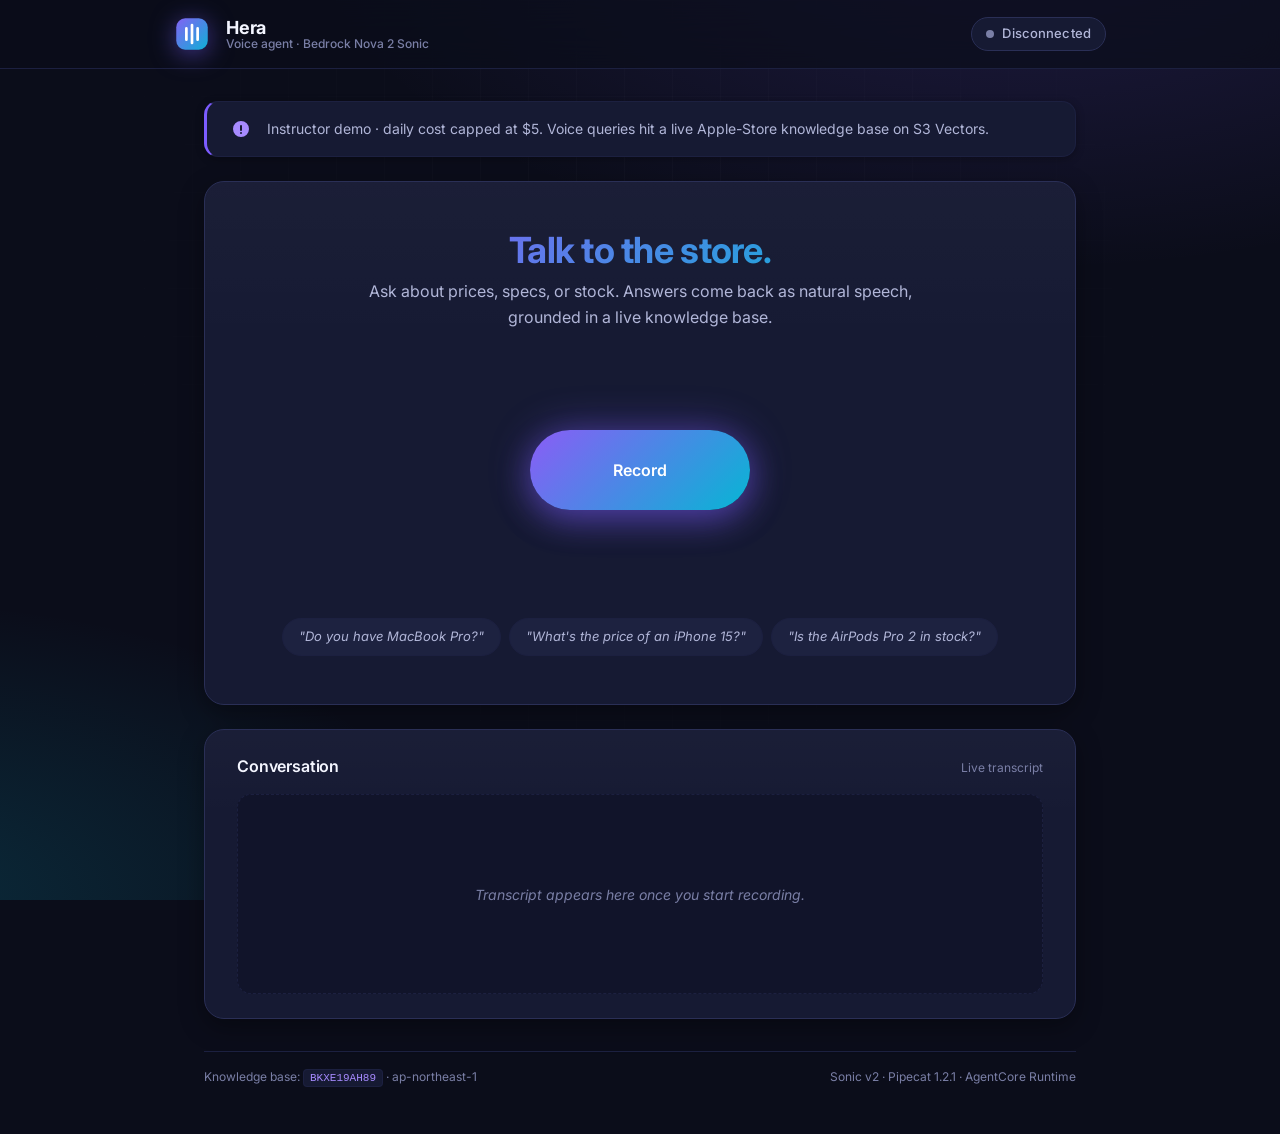
<file: frontend/index.html>
<!DOCTYPE html>
<html lang="en">
<head>
  <meta charset="UTF-8">
  <meta name="viewport" content="width=device-width, initial-scale=1.0">
  <title>Hera — Apple Store voice assistant</title>
  <link rel="stylesheet" href="styles.css">
  <link rel="preconnect" href="https://fonts.googleapis.com">
  <link rel="preconnect" href="https://fonts.gstatic.com" crossorigin>
  <link href="https://fonts.googleapis.com/css2?family=Inter:wght@400;500;600;700&display=swap" rel="stylesheet">
</head>
<body>
  <div class="bg-grid" aria-hidden="true"></div>

  <header class="topbar">
    <div class="topbar-inner">
      <div class="brand">
        <svg class="brand-mark" viewBox="0 0 32 32" fill="none" aria-hidden="true">
          <defs>
            <linearGradient id="g" x1="0" y1="0" x2="32" y2="32" gradientUnits="userSpaceOnUse">
              <stop offset="0" stop-color="#8b5cf6"/>
              <stop offset="1" stop-color="#06b6d4"/>
            </linearGradient>
          </defs>
          <rect x="2" y="2" width="28" height="28" rx="8" fill="url(#g)"/>
          <path d="M11 11v10M16 8v16M21 11v10" stroke="white" stroke-width="2.4" stroke-linecap="round"/>
        </svg>
        <div class="brand-text">
          <span class="brand-name">Hera</span>
          <span class="brand-tag">Voice agent · Bedrock Nova 2 Sonic</span>
        </div>
      </div>
      <div role="region" aria-label="connection status" class="status-chip">
        <span class="status-dot" id="statusDot" aria-hidden="true"></span>
        <span id="status" class="status" role="status" aria-live="polite">disconnected</span>
      </div>
    </div>
  </header>

  <main class="page">
    <div role="region" aria-label="demo notice" class="banner">
      <svg class="banner-icon" viewBox="0 0 20 20" aria-hidden="true"><path fill="currentColor" d="M10 2a8 8 0 1 0 0 16 8 8 0 0 0 0-16zm0 4a1 1 0 0 1 1 1v4a1 1 0 1 1-2 0V7a1 1 0 0 1 1-1zm0 9a1 1 0 1 1 0-2 1 1 0 0 1 0 2z"/></svg>
      <p class="banner-body">Instructor demo · daily cost capped at $5. Voice queries hit a live Apple-Store knowledge base on S3 Vectors.</p>
    </div>

    <section class="hero card">
      <div class="hero-text">
        <h1>Talk to the store.</h1>
        <p class="subtitle">Ask about prices, specs, or stock. Answers come back as natural speech, grounded in a live knowledge base.</p>
      </div>

      <div class="mic-stage">
        <div class="mic-rings" aria-hidden="true">
          <span class="ring r1"></span>
          <span class="ring r2"></span>
          <span class="ring r3"></span>
        </div>
        <button id="recordBtn" class="btn btn-idle" type="button" disabled aria-pressed="false" aria-label="Record">
          <span class="btn-icon" aria-hidden="true">
            <svg viewBox="0 0 24 24" width="22" height="22"><path fill="currentColor" d="M12 14a3 3 0 0 0 3-3V6a3 3 0 1 0-6 0v5a3 3 0 0 0 3 3zm5-3a5 5 0 0 1-10 0H5a7 7 0 0 0 6 6.92V21h2v-3.08A7 7 0 0 0 19 11h-2z"/></svg>
          </span>
          <span class="btn-label">Click to allow mic</span>
        </button>
        <p id="micMuted" class="mic-muted-label" hidden>microphone muted</p>
      </div>

      <ul class="suggestions" aria-label="Try asking">
        <li>"Do you have MacBook Pro?"</li>
        <li>"What's the price of an iPhone 15?"</li>
        <li>"Is the AirPods Pro 2 in stock?"</li>
      </ul>
    </section>

    <section class="card transcript-card" aria-label="Conversation">
      <div class="transcript-head">
        <h2>Conversation</h2>
        <span class="transcript-sub">Live transcript</span>
      </div>
      <div id="transcript" role="log" aria-live="polite" aria-atomic="false" class="transcript">
        <span class="empty">Transcript appears here once you start recording.</span>
      </div>
    </section>

    <footer class="page-footer">
      <span>Knowledge base: <code>BKXE19AH89</code> · ap-northeast-1</span>
      <span>Sonic v2 · Pipecat 1.2.1 · AgentCore Runtime</span>
    </footer>
  </main>

  <script src="app.js"></script>
</body>
</html>
</file>
<file: frontend/styles.css>
:root {
  /* Surface */
  --bg: #0b0d1a;
  --bg-soft: #11142a;
  --panel: #161a33;
  --panel-elev: #1d2240;
  --border: #2a2f56;
  --border-soft: #1c2040;

  /* Text */
  --text: #f4f6ff;
  --text-secondary: #b1b6d8;
  --text-muted: #7a7fa6;

  /* Accent */
  --accent: #7c5cff;
  --accent-hi: #a78bff;
  --teal: #06d6d8;
  --gradient-brand: linear-gradient(135deg, #8b5cf6 0%, #06b6d4 100%);

  /* State */
  --warning-bg: rgba(247, 184, 1, 0.12);
  --warning-text: #ffd166;
  --warning-border: rgba(247, 184, 1, 0.4);
  --danger: #ff5a72;
  --danger-bg: rgba(255, 90, 114, 0.12);
  --success: #2dd4bf;
  --speaking-bg: rgba(124, 92, 255, 0.14);

  /* Spacing */
  --space-xs: 4px;
  --space-sm: 8px;
  --space-md: 16px;
  --space-lg: 24px;
  --space-xl: 32px;
  --space-2xl: 48px;
  --button-h: 80px;
  --radius-sm: 8px;
  --radius-md: 14px;
  --radius-lg: 20px;
  --radius-xl: 28px;

  /* Type */
  --font-system: "Inter", -apple-system, BlinkMacSystemFont, "Segoe UI", Roboto, sans-serif;
  --font-mono: ui-monospace, SFMono-Regular, Menlo, monospace;

  /* Shadow */
  --shadow-sm: 0 2px 8px rgba(0, 0, 0, 0.3);
  --shadow-md: 0 8px 24px rgba(0, 0, 0, 0.35);
  --shadow-lg: 0 20px 60px rgba(0, 0, 0, 0.5);
  --shadow-glow: 0 0 40px rgba(124, 92, 255, 0.4);
}

* { box-sizing: border-box; }
html, body { margin: 0; padding: 0; min-height: 100%; }
body {
  font-family: var(--font-system);
  font-size: 16px;
  line-height: 1.5;
  color: var(--text);
  background:
    radial-gradient(1200px 600px at 80% -10%, rgba(124, 92, 255, 0.18), transparent 60%),
    radial-gradient(1000px 500px at -10% 100%, rgba(6, 182, 212, 0.18), transparent 60%),
    var(--bg);
  background-attachment: fixed;
  min-height: 100vh;
  -webkit-font-smoothing: antialiased;
  text-rendering: optimizeLegibility;
}

/* Subtle grid overlay */
.bg-grid {
  position: fixed;
  inset: 0;
  background-image:
    linear-gradient(rgba(255, 255, 255, 0.025) 1px, transparent 1px),
    linear-gradient(90deg, rgba(255, 255, 255, 0.025) 1px, transparent 1px);
  background-size: 48px 48px;
  pointer-events: none;
  mask-image: radial-gradient(circle at 50% 30%, black 0%, transparent 70%);
  z-index: 0;
}

/* Top bar */
.topbar {
  position: sticky;
  top: 0;
  z-index: 10;
  background: rgba(11, 13, 26, 0.7);
  backdrop-filter: blur(18px);
  -webkit-backdrop-filter: blur(18px);
  border-bottom: 1px solid var(--border-soft);
}
.topbar-inner {
  max-width: 980px;
  margin: 0 auto;
  display: flex;
  align-items: center;
  justify-content: space-between;
  padding: var(--space-md) var(--space-lg);
  gap: var(--space-md);
}
.brand { display: flex; align-items: center; gap: var(--space-md); }
.brand-mark { width: 36px; height: 36px; filter: drop-shadow(0 4px 12px rgba(124, 92, 255, 0.5)); }
.brand-text { display: flex; flex-direction: column; line-height: 1.1; }
.brand-name { font-size: 18px; font-weight: 700; letter-spacing: -0.01em; }
.brand-tag { font-size: 12px; color: var(--text-muted); font-weight: 500; }

/* Status chip */
.status-chip {
  display: inline-flex;
  align-items: center;
  gap: var(--space-sm);
  background: var(--panel);
  border: 1px solid var(--border);
  border-radius: 999px;
  padding: 6px 14px;
  font-size: 13px;
  font-weight: 500;
}
.status-dot {
  width: 8px;
  height: 8px;
  border-radius: 999px;
  background: var(--text-muted);
  box-shadow: 0 0 0 0 transparent;
  transition: background 200ms ease, box-shadow 200ms ease;
}
.status {
  font-size: 13px;
  color: var(--text-secondary);
  text-transform: capitalize;
  letter-spacing: 0.01em;
}
.status.connecting { color: var(--warning-text); }
.status.connected  { color: var(--accent-hi); }
.status.recording  { color: var(--danger); }
.status.error      { color: var(--danger); }

/* Status dot reflects status via :has() with fallback */
.status-chip:has(.status.connecting) .status-dot { background: var(--warning-text); box-shadow: 0 0 0 4px var(--warning-bg); animation: pulse-dot 1.2s ease-in-out infinite; }
.status-chip:has(.status.connected)  .status-dot { background: var(--accent-hi); box-shadow: 0 0 0 4px var(--speaking-bg); }
.status-chip:has(.status.recording)  .status-dot { background: var(--danger); box-shadow: 0 0 0 4px var(--danger-bg); animation: pulse-dot 1.2s ease-in-out infinite; }
.status-chip:has(.status.error)      .status-dot { background: var(--danger); box-shadow: 0 0 0 4px var(--danger-bg); }

@keyframes pulse-dot {
  0%, 100% { opacity: 1; transform: scale(1); }
  50%      { opacity: 0.6; transform: scale(1.2); }
}

/* Page layout */
.page {
  position: relative;
  z-index: 1;
  max-width: 920px;
  margin: 0 auto;
  padding: var(--space-xl) var(--space-lg) var(--space-2xl);
  display: flex;
  flex-direction: column;
  gap: var(--space-lg);
}

/* Banner */
.banner {
  display: flex;
  align-items: flex-start;
  gap: var(--space-md);
  background: var(--panel);
  border: 1px solid var(--border-soft);
  border-left: 3px solid var(--accent);
  border-radius: var(--radius-md);
  padding: var(--space-md) var(--space-lg);
  box-shadow: var(--shadow-sm);
}
.banner-icon { width: 20px; height: 20px; color: var(--accent-hi); flex-shrink: 0; margin-top: 1px; }
.banner-body { margin: 0; font-size: 14px; line-height: 1.55; color: var(--text-secondary); }

/* Cards */
.card {
  background: linear-gradient(180deg, rgba(255, 255, 255, 0.02), transparent 30%), var(--panel);
  border: 1px solid var(--border);
  border-radius: var(--radius-lg);
  padding: var(--space-xl);
  box-shadow: var(--shadow-md);
}

/* Hero */
.hero {
  display: flex;
  flex-direction: column;
  align-items: center;
  text-align: center;
  gap: var(--space-lg);
  padding: var(--space-2xl) var(--space-xl);
}
.hero-text { max-width: 560px; }
h1 {
  font-size: 36px;
  font-weight: 700;
  line-height: 1.15;
  margin: 0 0 var(--space-sm);
  letter-spacing: -0.02em;
  background: var(--gradient-brand);
  -webkit-background-clip: text;
  background-clip: text;
  color: transparent;
}
.subtitle {
  font-size: 16px;
  color: var(--text-secondary);
  margin: 0;
  line-height: 1.6;
}

/* Mic stage with ring animation */
.mic-stage {
  position: relative;
  display: flex;
  flex-direction: column;
  align-items: center;
  justify-content: center;
  margin: var(--space-md) 0 var(--space-sm);
  width: 100%;
  min-height: 200px;
}
.mic-rings {
  position: absolute;
  inset: 50% auto auto 50%;
  transform: translate(-50%, -50%);
  width: var(--button-h);
  height: var(--button-h);
  pointer-events: none;
}
.mic-rings .ring {
  position: absolute;
  inset: 0;
  border-radius: 999px;
  border: 2px solid var(--accent);
  opacity: 0;
  transform: scale(1);
}
.btn.btn-listening ~ .mic-rings .ring,
.mic-stage:has(.btn-listening) .ring {
  animation: mic-ripple 1.8s ease-out infinite;
}
.mic-stage:has(.btn-listening) .r1 { animation-delay: 0s; border-color: var(--danger); }
.mic-stage:has(.btn-listening) .r2 { animation-delay: 0.6s; border-color: var(--danger); }
.mic-stage:has(.btn-listening) .r3 { animation-delay: 1.2s; border-color: var(--danger); }
.mic-stage:has(.btn-speaking) .ring { animation: mic-ripple 1.8s ease-out infinite; border-color: var(--accent); }
.mic-stage:has(.btn-speaking) .r1 { animation-delay: 0s; }
.mic-stage:has(.btn-speaking) .r2 { animation-delay: 0.6s; }
.mic-stage:has(.btn-speaking) .r3 { animation-delay: 1.2s; }
@keyframes mic-ripple {
  0%   { opacity: 0.7; transform: scale(1); }
  100% { opacity: 0; transform: scale(2.4); }
}

/* Record button (5 states, app.js sets class) */
.btn {
  position: relative;
  display: inline-flex;
  align-items: center;
  justify-content: center;
  gap: var(--space-sm);
  min-width: 220px;
  height: var(--button-h);
  padding: 0 var(--space-xl);
  font-family: inherit;
  font-size: 16px;
  font-weight: 600;
  line-height: 1;
  border-radius: 999px;
  border: 0;
  cursor: pointer;
  transition: transform 160ms ease, box-shadow 200ms ease, background 200ms ease, color 200ms ease;
  z-index: 1;
}
.btn:focus-visible { outline: 3px solid var(--accent); outline-offset: 4px; }
.btn:disabled { cursor: not-allowed; }
.btn:hover:not(:disabled) { transform: translateY(-2px); }
.btn-icon { display: inline-flex; align-items: center; }
.btn-label { letter-spacing: 0.01em; }

.btn-idle {
  background: var(--gradient-brand);
  color: white;
  box-shadow: var(--shadow-glow), 0 12px 32px rgba(124, 92, 255, 0.35);
}
.btn-idle:disabled {
  background: var(--panel-elev);
  color: var(--text-muted);
  box-shadow: var(--shadow-sm);
}

.btn-connecting {
  background: var(--warning-bg);
  color: var(--warning-text);
  border: 1px solid var(--warning-border);
  animation: pulse-btn 1.2s ease-in-out infinite;
  box-shadow: 0 0 30px var(--warning-bg);
}

.btn-listening {
  background: linear-gradient(135deg, #ff5a72 0%, #ff8a5b 100%);
  color: white;
  box-shadow: 0 0 50px rgba(255, 90, 114, 0.45), 0 12px 32px rgba(255, 90, 114, 0.35);
}

.btn-speaking {
  background: var(--speaking-bg);
  color: var(--accent-hi);
  border: 1px solid var(--accent);
  cursor: not-allowed;
  box-shadow: 0 0 40px var(--speaking-bg);
}

.btn-error {
  background: var(--danger-bg);
  color: var(--danger);
  border: 1px solid var(--danger);
}

@keyframes pulse-btn {
  0%, 100% { opacity: 1; }
  50%      { opacity: 0.65; }
}
@media (prefers-reduced-motion: reduce) {
  .btn-connecting, .mic-rings .ring, .status-dot { animation: none !important; }
}

/* Mic muted label */
.mic-muted-label {
  font-size: 13px;
  color: var(--danger);
  margin: var(--space-sm) 0 0;
  font-weight: 500;
}

/* Suggestion chips */
.suggestions {
  display: flex;
  flex-wrap: wrap;
  justify-content: center;
  gap: var(--space-sm);
  list-style: none;
  margin: var(--space-md) 0 0;
  padding: 0;
}
.suggestions li {
  background: var(--panel-elev);
  border: 1px solid var(--border-soft);
  border-radius: 999px;
  padding: 8px 16px;
  font-size: 13px;
  color: var(--text-secondary);
  font-style: italic;
  transition: border-color 200ms ease, color 200ms ease;
}
.suggestions li:hover { border-color: var(--accent); color: var(--text); }

/* Transcript card */
.transcript-card { padding: var(--space-lg) var(--space-xl); }
.transcript-head {
  display: flex;
  align-items: baseline;
  justify-content: space-between;
  margin-bottom: var(--space-md);
}
.transcript-head h2 {
  font-size: 16px;
  font-weight: 600;
  margin: 0;
  color: var(--text);
  letter-spacing: -0.01em;
}
.transcript-sub { font-size: 12px; color: var(--text-muted); }

.transcript {
  display: flex;
  flex-direction: column;
  gap: var(--space-sm);
  padding: var(--space-md);
  border: 1px dashed var(--border-soft);
  border-radius: var(--radius-md);
  background: var(--bg-soft);
  min-height: 200px;
  max-height: 420px;
  overflow-y: auto;
  font-size: 14px;
  line-height: 1.55;
  scrollbar-width: thin;
  scrollbar-color: var(--border) transparent;
}
.transcript::-webkit-scrollbar { width: 8px; }
.transcript::-webkit-scrollbar-thumb { background: var(--border); border-radius: 999px; }
.transcript .empty {
  color: var(--text-muted);
  font-style: italic;
  text-align: center;
  margin: auto;
}

/* Transcript bubbles -- app.js writes <span class="line-{user|agent|system|error}"> */
.transcript span {
  display: block;
  padding: 10px 14px;
  border-radius: 12px;
  max-width: 85%;
  white-space: pre-wrap;
  word-wrap: break-word;
  font-family: inherit;
}
.transcript span::before {
  content: attr(data-tag);
  display: block;
  font-size: 11px;
  font-weight: 600;
  letter-spacing: 0.08em;
  text-transform: uppercase;
  opacity: 0.65;
  margin-bottom: 2px;
}
.transcript .line-user {
  background: linear-gradient(135deg, rgba(124, 92, 255, 0.22), rgba(6, 182, 212, 0.18));
  border: 1px solid rgba(124, 92, 255, 0.35);
  color: var(--text);
  align-self: flex-end;
}
.transcript .line-user::before { content: "You"; color: var(--accent-hi); }
.transcript .line-agent {
  background: var(--panel-elev);
  border: 1px solid var(--border);
  color: var(--text);
  align-self: flex-start;
}
.transcript .line-agent::before { content: "Hera"; color: var(--teal); }
.transcript .line-system {
  background: transparent;
  color: var(--text-muted);
  font-size: 12px;
  padding: 4px 0;
  align-self: center;
  text-align: center;
  max-width: 100%;
  font-family: var(--font-mono);
}
.transcript .line-system::before { content: none; }
.transcript .line-error {
  background: var(--danger-bg);
  border: 1px solid var(--danger);
  color: #ffd5db;
  align-self: stretch;
  max-width: 100%;
}
.transcript .line-error::before { content: "Error"; color: var(--danger); }

/* Footer */
.page-footer {
  display: flex;
  justify-content: space-between;
  flex-wrap: wrap;
  gap: var(--space-sm);
  font-size: 12px;
  color: var(--text-muted);
  padding: var(--space-md) 0 0;
  border-top: 1px solid var(--border-soft);
  margin-top: var(--space-sm);
}
.page-footer code {
  background: var(--panel);
  padding: 2px 6px;
  border-radius: 4px;
  color: var(--accent-hi);
  font-size: 11px;
  border: 1px solid var(--border-soft);
}

/* Responsive */
@media (max-width: 720px) {
  .topbar-inner { padding: var(--space-md); }
  .brand-tag { display: none; }
  .page { padding: var(--space-md); gap: var(--space-md); }
  .hero { padding: var(--space-xl) var(--space-md); }
  h1 { font-size: 28px; }
  .btn { min-width: 180px; height: 68px; padding: 0 var(--space-lg); }
  .card { padding: var(--space-lg); border-radius: var(--radius-md); }
  .page-footer { flex-direction: column; align-items: flex-start; }
}
</file>
